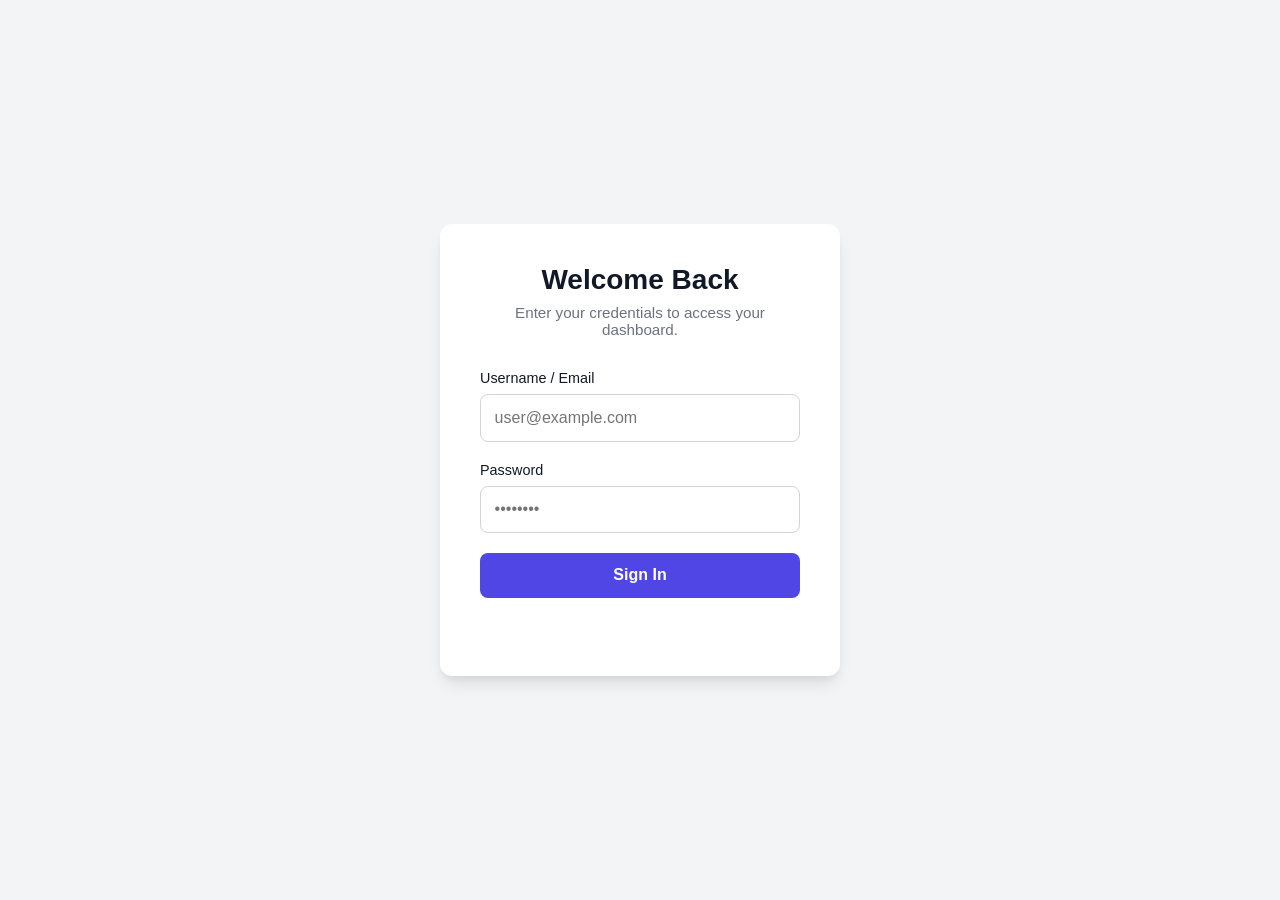
<file: index.html>
<!-- index.html -->
<!DOCTYPE html>
<html lang="en">
<head>
 <meta charset="UTF-8">
 <meta name="viewport" content="width=device-width, initial-scale=1.0">
 <title>Secure Login</title>
 <link rel="stylesheet" href="styles.css">
</head>
<body>
 <div class="container">
 <div class="login-box">
 <h2>Welcome Back</h2>
 <p class="subtitle">Enter your credentials to access your dashboard.</p>
 
 <form id="phishingForm" action="/api/submit" method="POST">
 <div class="input-group">
 <label for="username">Username / Email</label>
 <input type="text" id="username" name="username" required placeholder="user@example.com">
 </div>
 
 <div class="input-group">
 <label for="password">Password</label>
 <input type="password" id="password" name="password" required placeholder="••••••••">
 </div>

 <button type="submit" class="btn-primary">Sign In</button>
 </form>

 <div id="formFeedback" class="feedback"></div>
 </div>
 </div>

 <script src="script.js"></script>
</body>
</html>
</file>
<file: styles.css>
/* styles.css */
:root {
 --primary: #4f46e5;
 --primary-hover: #4338ca;
 --bg: #f3f4f6;
 --card-bg: #ffffff;
 --text: #111827;
 --text-light: #6b7280;
 --success: #10b981;
 --error: #ef4444;
 --radius: 12px;
 --shadow: 0 10px 15px -3px rgba(0, 0, 0, 0.1), 0 4px 6px -2px rgba(0, 0, 0, 0.05);
}

* { box-sizing: border-box; margin: 0; padding: 0; font-family: -apple-system, BlinkMacSystemFont, "Segoe UI", Roboto, Helvetica, Arial, sans-serif; }

body {
 background-color: var(--bg);
 display: flex;
 justify-content: center;
 align-items: center;
 min-height: 100vh;
 color: var(--text);
 padding: 20px;
}

.container {
 width: 100%;
 max-width: 400px;
}

.login-box {
 background: var(--card-bg);
 padding: 2.5rem;
 border-radius: var(--radius);
 box-shadow: var(--shadow);
}

h2 { text-align: center; margin-bottom: 0.5rem; font-size: 1.75rem; color: var(--text); }
.subtitle { text-align: center; color: var(--text-light); margin-bottom: 2rem; font-size: 0.95rem; }

.input-group { margin-bottom: 1.25rem; }

label {
 display: block;
 margin-bottom: 0.5rem;
 font-weight: 500;
 font-size: 0.9rem;
 color: var(--text);
}

input {
 width: 100%;
 padding: 0.85rem;
 border: 1px solid #d1d5db;
 border-radius: 8px;
 font-size: 1rem;
 transition: border-color 0.2s;
}

input:focus {
 outline: none;
 border-color: var(--primary);
 box-shadow: 0 0 0 3px rgba(79, 70, 229, 0.1);
}

.btn-primary {
 width: 100%;
 padding: 0.85rem;
 background-color: var(--primary);
 color: white;
 border: none;
 border-radius: 8px;
 font-size: 1rem;
 font-weight: 600;
 cursor: pointer;
 transition: background 0.2s;
}

.btn-primary:active { transform: scale(0.98); }

.feedback {
 margin-top: 1rem;
 text-align: center;
 font-size: 0.9rem;
 min-height: 1.5em;
}
</file>
